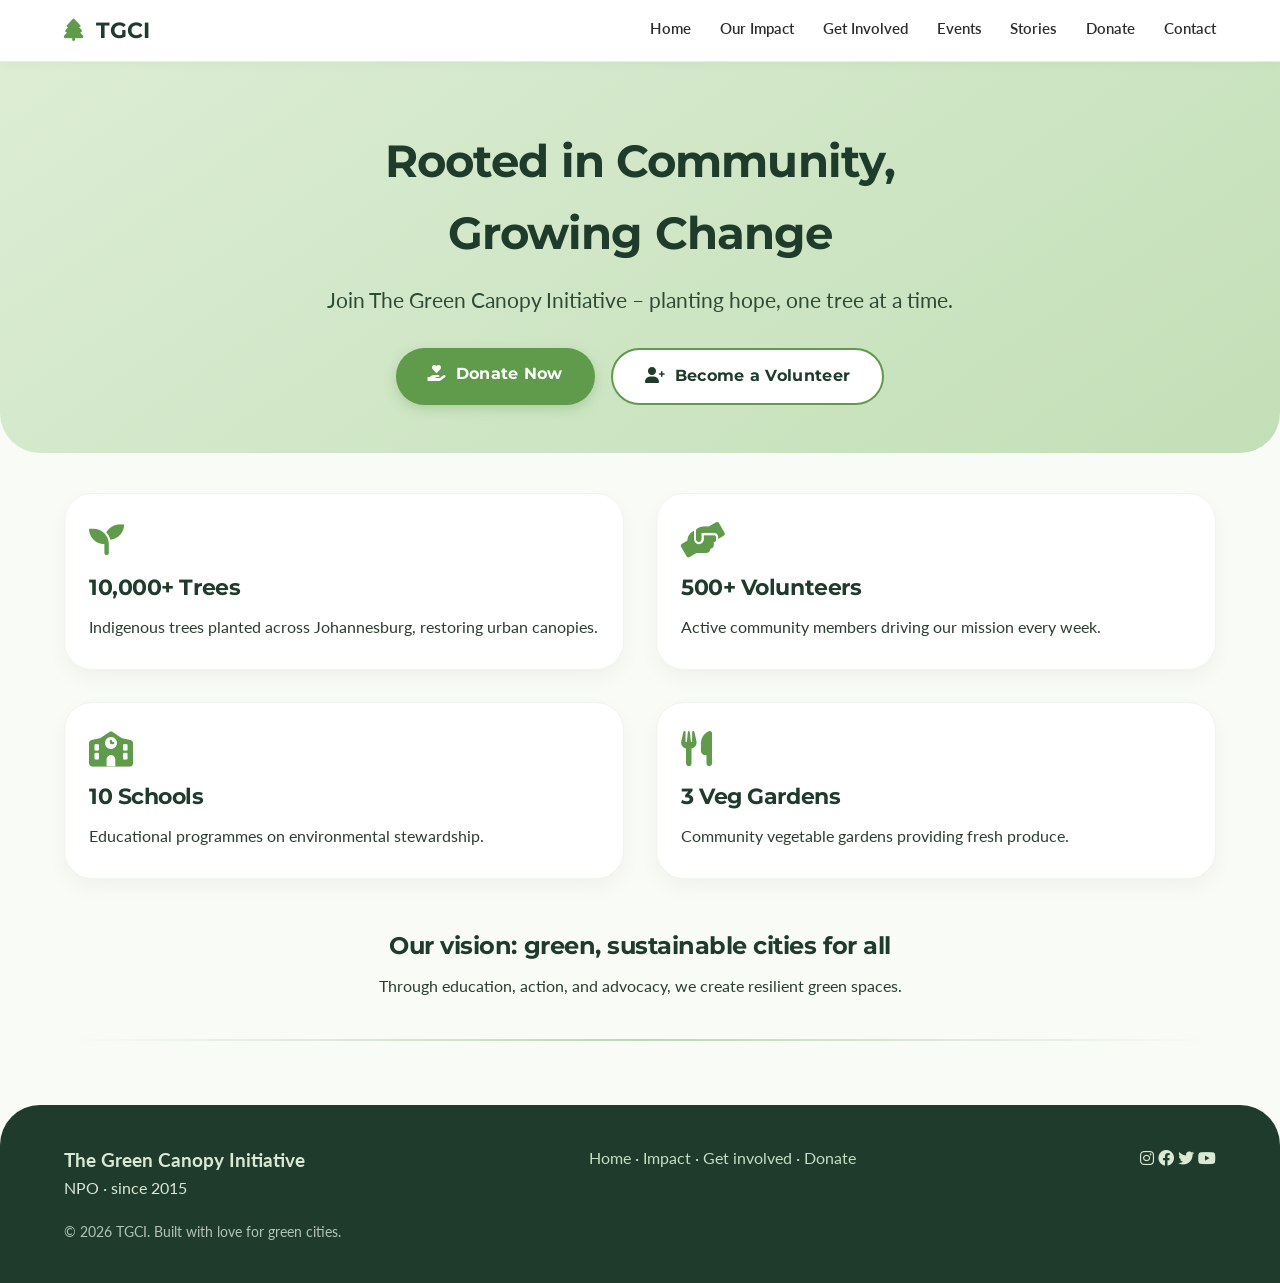
<file: Research/index.html>
<!-- index.html -->
<!DOCTYPE html>
<html lang="en">
<head>
  <meta charset="UTF-8" />
  <meta name="viewport" content="width=device-width, initial-scale=1.0" />
  <title>Home | The Green Canopy Initiative</title>
  <link rel="preconnect" href="https://fonts.googleapis.com">
  <link rel="preconnect" href="https://fonts.gstatic.com" crossorigin>
  <link href="https://fonts.googleapis.com/css2?family=Montserrat:wght@600;700&family=Lato:wght@300;400;700&display=swap" rel="stylesheet">
  <link rel="stylesheet" href="https://cdnjs.cloudflare.com/ajax/libs/font-awesome/6.0.0-beta3/css/all.min.css">
  <style>
    /* shared base styles */
    * { margin:0; padding:0; box-sizing:border-box; }
    body { font-family:'Lato',sans-serif; background:#f9fbf7; color:#2c3e2f; line-height:1.6; }
    h1,h2,h3,h4 { font-family:'Montserrat',sans-serif; font-weight:700; letter-spacing:-0.02em; }
    a { text-decoration:none; color:inherit; }
    .container { max-width:1200px; margin:0 auto; padding:0 1.5rem; }
    :root { --forest:#1e3b2c; --leaf:#5f9b4b; --white:#ffffff; --charcoal:#2d2d2d; --light-bg:#f0f5ee; --shadow:0 8px 20px rgba(0,0,0,0.04); }
    .btn-primary, .btn-secondary { display:inline-block; padding:0.85rem 2rem; border-radius:60px; font-weight:700; font-size:1rem; transition:0.2s ease; border:none; cursor:pointer; font-family:'Montserrat',sans-serif; letter-spacing:0.3px; }
    .btn-primary { background:var(--leaf); color:white; box-shadow:0 4px 12px rgba(95,155,75,0.3); }
    .btn-primary:hover { background:#4d8a3b; transform:translateY(-2px); }
    .btn-secondary { background:white; color:var(--forest); border:2px solid var(--leaf); }
    .btn-secondary:hover { background:var(--leaf); color:white; }
    nav { background:var(--white); box-shadow:0 2px 12px rgba(0,0,0,0.03); position:sticky; top:0; z-index:100; border-bottom:1px solid #e6ede4; }
    .nav-inner { display:flex; justify-content:space-between; align-items:center; padding:0.8rem 1.5rem; max-width:1200px; margin:0 auto; flex-wrap:wrap; }
    .logo { font-family:'Montserrat',sans-serif; font-weight:700; font-size:1.4rem; color:var(--forest); }
    .logo i { color:var(--leaf); margin-right:6px; }
    .nav-links { display:flex; gap:1.8rem; flex-wrap:wrap; font-weight:600; font-size:0.95rem; }
    .nav-links a { color:var(--charcoal); transition:0.15s; border-bottom:2px solid transparent; padding-bottom:4px; }
    .nav-links a:hover { color:var(--leaf); border-bottom-color:var(--leaf); }
    .nav-toggle { display:none; font-size:1.6rem; background:none; border:none; color:var(--forest); cursor:pointer; }
    .page-hero { background:linear-gradient(145deg,#e8f3e3,#d4e8cd); padding:4rem 1.5rem 3rem; text-align:center; margin-bottom:2.5rem; border-radius:0 0 40px 40px; }
    .page-hero h1 { font-size:2.8rem; color:var(--forest); }
    .page-hero p { font-size:1.2rem; max-width:720px; margin:0.8rem auto 0; color:#2d4a34; }
    .grid-2 { display:grid; grid-template-columns:repeat(2,1fr); gap:2rem; }
    .card { background:white; border-radius:28px; padding:1.8rem 1.5rem; box-shadow:var(--shadow); transition:0.2s; border:1px solid #eef5ec; }
    .card:hover { transform:translateY(-5px); box-shadow:0 16px 32px rgba(0,0,0,0.06); }
    .card i { font-size:2.2rem; color:var(--leaf); margin-bottom:0.8rem; }
    .card h3 { font-size:1.4rem; margin-bottom:0.5rem; color:var(--forest); }
    .flex-center { display:flex; justify-content:center; gap:1rem; flex-wrap:wrap; }
    .mt-2 { margin-top:2rem; }
    .separator { height:2px; background:linear-gradient(to right,transparent,#bcd8b2,transparent); margin:2.5rem 0; }
    .text-center { text-align:center; }
    footer { background:var(--forest); color:#dae8d4; padding:2.5rem 1.5rem; margin-top:4rem; border-radius:40px 40px 0 0; }
    footer a { color:#c6dec0; }
    footer a:hover { color:white; }
    @media (max-width:768px) {
      .nav-links { display:none; width:100%; flex-direction:column; gap:0.5rem; padding-top:1rem; border-top:1px solid #e6ede4; }
      .nav-links.open { display:flex; }
      .nav-toggle { display:block; }
      .grid-2 { grid-template-columns:1fr; }
      .page-hero h1 { font-size:2.2rem; }
      .btn-primary, .btn-secondary { padding:0.7rem 1.6rem; font-size:0.95rem; }
    }
    @media (min-width:769px) { .nav-links { display:flex !important; } .nav-toggle { display:none; } }
    .icon-left { margin-right:0.6rem; }
  </style>
</head>
<body>
<nav>
  <div class="nav-inner">
    <div class="logo"><i class="fas fa-tree"></i> TGCI</div>
    <button class="nav-toggle" id="navToggle" aria-label="Menu"><i class="fas fa-bars"></i></button>
    <div class="nav-links" id="navLinks">
      <a href="index.html">Home</a>
      <a href="impact.html">Our Impact</a>
      <a href="involved.html">Get Involved</a>
      <a href="events.html">Events</a>
      <a href="stories.html">Stories</a>
      <a href="donate.html">Donate</a>
      <a href="contact.html">Contact</a>
    </div>
  </div>
</nav>

<section id="home">
  <div class="page-hero" style="background:linear-gradient(145deg,#dcedd4,#c3dfb7);">
    <div class="container">
      <h1>Rooted in Community, <br>Growing Change</h1>
      <p style="font-size:1.3rem;">Join The Green Canopy Initiative – planting hope, one tree at a time.</p>
      <div class="flex-center mt-2">
        <a href="donate.html" class="btn-primary"><i class="fas fa-hand-holding-heart icon-left"></i>Donate Now</a>
        <a href="involved.html" class="btn-secondary"><i class="fas fa-user-plus icon-left"></i>Become a Volunteer</a>
      </div>
    </div>
  </div>
  <div class="container">
    <div class="grid-2" style="margin:2rem 0 3rem;">
      <div class="card"><i class="fas fa-seedling"></i><h3>10,000+ Trees</h3><p>Indigenous trees planted across Johannesburg, restoring urban canopies.</p></div>
      <div class="card"><i class="fas fa-hands-helping"></i><h3>500+ Volunteers</h3><p>Active community members driving our mission every week.</p></div>
      <div class="card"><i class="fas fa-school"></i><h3>10 Schools</h3><p>Educational programmes on environmental stewardship.</p></div>
      <div class="card"><i class="fas fa-utensils"></i><h3>3 Veg Gardens</h3><p>Community vegetable gardens providing fresh produce.</p></div>
    </div>
    <div class="text-center" style="margin:2rem 0;">
      <h2 style="color:var(--forest);">Our vision: green, sustainable cities for all</h2>
      <p style="max-width:600px; margin:0.5rem auto;">Through education, action, and advocacy, we create resilient green spaces.</p>
    </div>
    <div class="separator"></div>
  </div>
</section>

<footer>
  <div class="container" style="display:flex; flex-wrap:wrap; justify-content:space-between; gap:1.5rem;">
    <div><span style="font-weight:700; font-size:1.2rem;">The Green Canopy Initiative</span><br>NPO · since 2015</div>
    <div><a href="index.html">Home</a> · <a href="impact.html">Impact</a> · <a href="involved.html">Get involved</a> · <a href="donate.html">Donate</a></div>
    <div><i class="fab fa-instagram"></i> <i class="fab fa-facebook"></i> <i class="fab fa-twitter"></i> <i class="fab fa-youtube"></i></div>
  </div>
  <div class="container" style="margin-top:1.2rem; font-size:0.9rem; opacity:0.8;">&copy; 2026 TGCI. Built with love for green cities.</div>
</footer>
<script>
  (function(){ const toggle=document.getElementById('navToggle'); const links=document.getElementById('navLinks'); if(toggle&&links){ toggle.addEventListener('click',function(e){ e.stopPropagation(); links.classList.toggle('open'); }); links.querySelectorAll('a').forEach(link=>{ link.addEventListener('click',function(){ links.classList.remove('open'); }); }); } })();
</script>
</body>
</html>
</file>
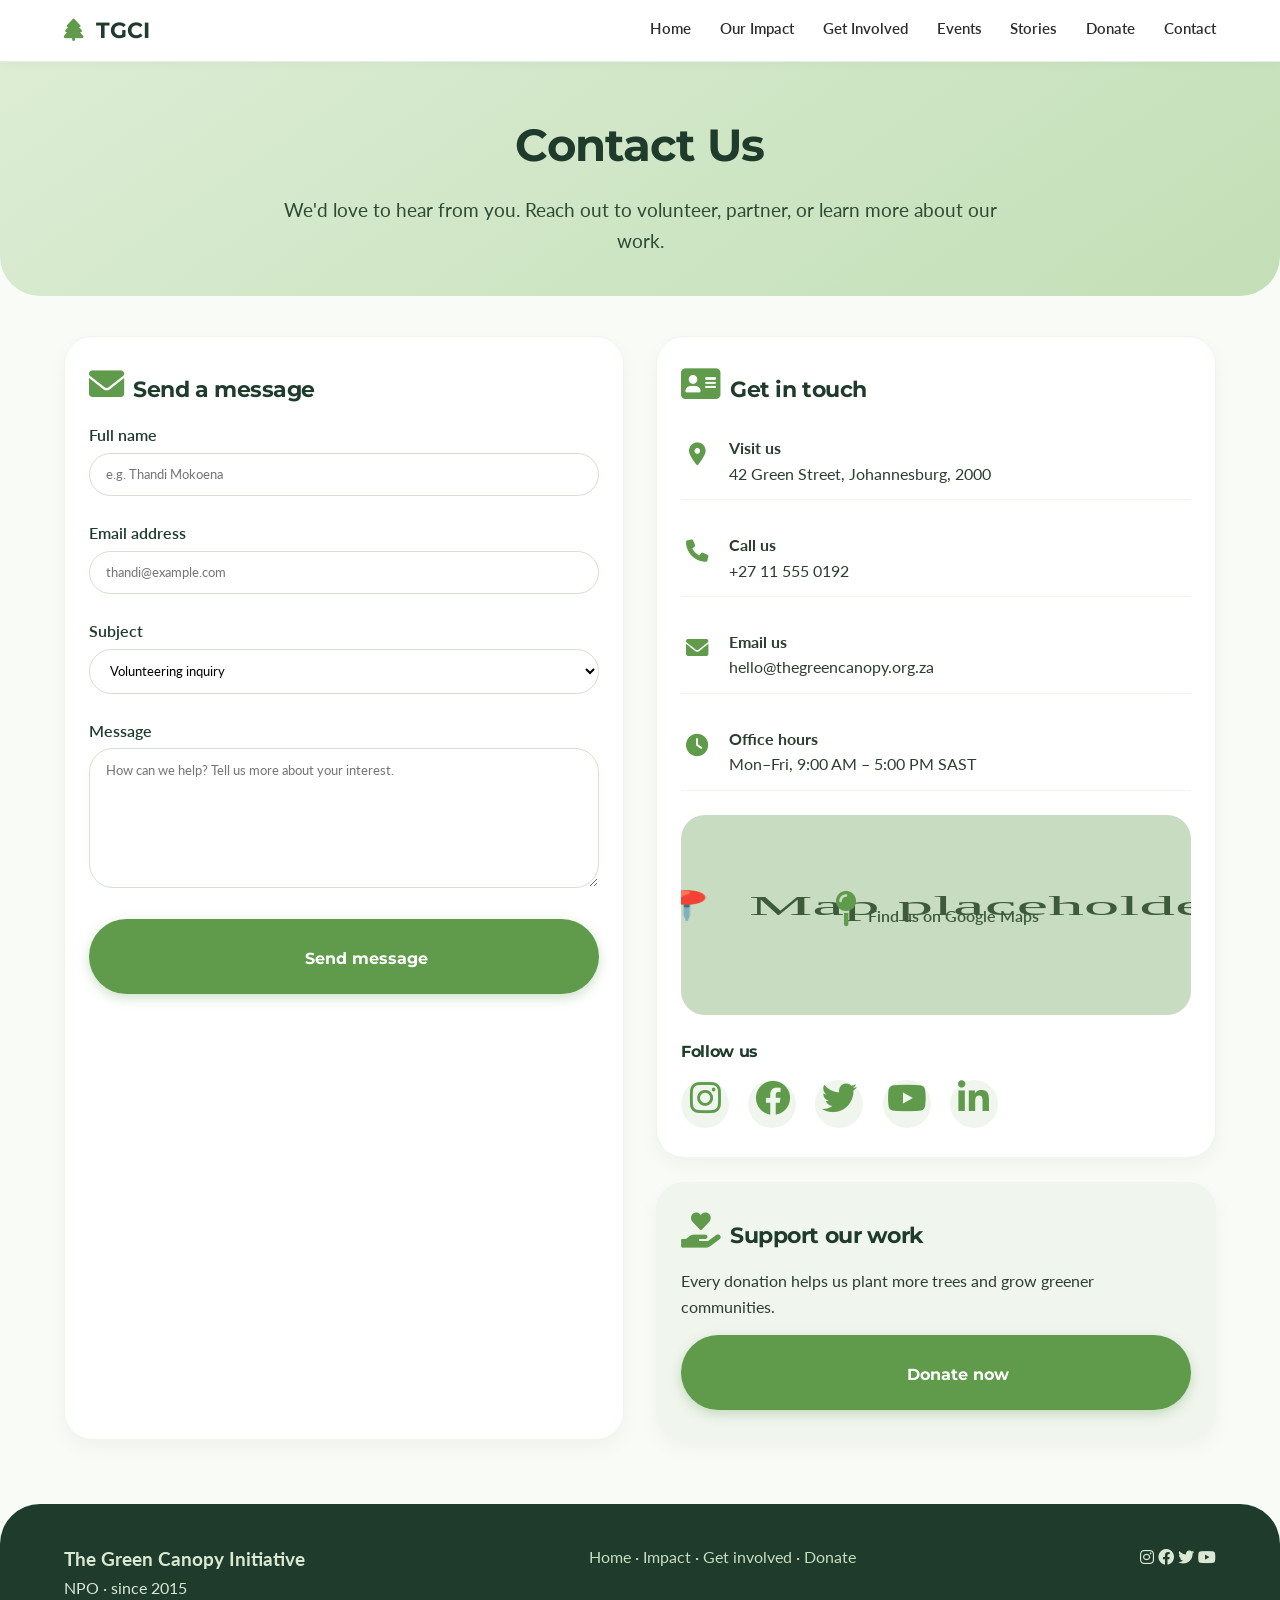
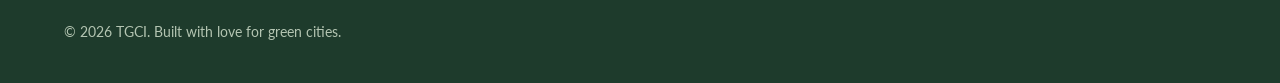
<file: Research/contact.html>
<!-- contact.html -->
<!DOCTYPE html>
<html lang="en">
<head>
  <meta charset="UTF-8" />
  <meta name="viewport" content="width=device-width, initial-scale=1.0" />
  <title>Contact Us | The Green Canopy Initiative</title>
  <link rel="preconnect" href="https://fonts.googleapis.com">
  <link rel="preconnect" href="https://fonts.gstatic.com" crossorigin>
  <link href="https://fonts.googleapis.com/css2?family=Montserrat:wght@600;700&family=Lato:wght@300;400;700&display=swap" rel="stylesheet">
  <link rel="stylesheet" href="https://cdnjs.cloudflare.com/ajax/libs/font-awesome/6.0.0-beta3/css/all.min.css">
  <style>
    * { margin:0; padding:0; box-sizing:border-box; }
    body { font-family:'Lato',sans-serif; background:#f9fbf7; color:#2c3e2f; line-height:1.6; }
    h1,h2,h3,h4 { font-family:'Montserrat',sans-serif; font-weight:700; letter-spacing:-0.02em; }
    a { text-decoration:none; color:inherit; }
    .container { max-width:1200px; margin:0 auto; padding:0 1.5rem; }
    :root { --forest:#1e3b2c; --leaf:#5f9b4b; --white:#ffffff; --charcoal:#2d2d2d; --light-bg:#f0f5ee; --shadow:0 8px 20px rgba(0,0,0,0.04); }
    .btn-primary { display:inline-block; padding:0.85rem 2rem; border-radius:60px; font-weight:700; font-size:1rem; transition:0.2s ease; border:none; cursor:pointer; font-family:'Montserrat',sans-serif; background:var(--leaf); color:white; box-shadow:0 4px 12px rgba(95,155,75,0.3); }
    .btn-primary:hover { background:#4d8a3b; transform:translateY(-2px); }
    nav { background:var(--white); box-shadow:0 2px 12px rgba(0,0,0,0.03); position:sticky; top:0; z-index:100; border-bottom:1px solid #e6ede4; }
    .nav-inner { display:flex; justify-content:space-between; align-items:center; padding:0.8rem 1.5rem; max-width:1200px; margin:0 auto; flex-wrap:wrap; }
    .logo { font-family:'Montserrat',sans-serif; font-weight:700; font-size:1.4rem; color:var(--forest); }
    .logo i { color:var(--leaf); margin-right:6px; }
    .nav-links { display:flex; gap:1.8rem; flex-wrap:wrap; font-weight:600; font-size:0.95rem; }
    .nav-links a { color:var(--charcoal); transition:0.15s; border-bottom:2px solid transparent; padding-bottom:4px; }
    .nav-links a:hover { color:var(--leaf); border-bottom-color:var(--leaf); }
    .nav-toggle { display:none; font-size:1.6rem; background:none; border:none; color:var(--forest); cursor:pointer; }
    .page-hero { background:linear-gradient(145deg,#e8f3e3,#d4e8cd); padding:3rem 1.5rem 2.5rem; text-align:center; margin-bottom:2.5rem; border-radius:0 0 40px 40px; }
    .page-hero h1 { font-size:2.8rem; color:var(--forest); }
    .page-hero p { font-size:1.2rem; max-width:720px; margin:0.8rem auto 0; color:#2d4a34; }
    .grid-2 { display:grid; grid-template-columns:repeat(2,1fr); gap:2rem; }
    .card { background:white; border-radius:28px; padding:1.8rem 1.5rem; box-shadow:var(--shadow); transition:0.2s; border:1px solid #eef5ec; }
    .card:hover { transform:translateY(-5px); box-shadow:0 16px 32px rgba(0,0,0,0.06); }
    .card i { font-size:2.2rem; color:var(--leaf); margin-bottom:0.8rem; }
    .card h3 { font-size:1.4rem; margin-bottom:0.5rem; color:var(--forest); }
    .form-group { margin-bottom:1.5rem; }
    .form-group label { display:block; font-weight:600; margin-bottom:0.3rem; color:var(--forest); }
    .form-group input, .form-group textarea, .form-group select { width:100%; padding:0.8rem 1rem; border:1px solid #d4e0d0; border-radius:40px; font-family:'Lato',sans-serif; background:white; transition:0.15s; }
    .form-group input:focus, .form-group textarea:focus { outline:none; border-color:var(--leaf); box-shadow:0 0 0 3px rgba(95,155,75,0.15); }
    .form-group textarea { min-height:140px; border-radius:24px; }
    .contact-info { display:flex; flex-direction:column; gap:1.2rem; }
    .contact-info .info-item { display:flex; align-items:center; gap:1rem; padding:0.8rem 0; border-bottom:1px solid #eef5ec; }
    .contact-info .info-item i { font-size:1.4rem; color:var(--leaf); width:2rem; text-align:center; }
    .map-placeholder { background:#d4e0d0; height:200px; border-radius:24px; display:flex; align-items:center; justify-content:center; color:#3d5a3a; font-weight:600; margin-top:1.5rem; background-image: url('data:image/svg+xml;utf8,<svg xmlns="http://www.w3.org/2000/svg" viewBox="0 0 100 100" preserveAspectRatio="none"><polygon points="0,0 100,0 100,100 0,100" fill="%23c8dcc2"/><text x="50" y="50" font-size="14" text-anchor="middle" fill="%233d5a3a" font-family="Lato">📍 Map placeholder</text></svg>'); background-size:cover; background-position:center; }
    .social-links { display:flex; gap:1.2rem; margin-top:1rem; }
    .social-links a { display:inline-flex; align-items:center; justify-content:center; width:48px; height:48px; border-radius:50%; background:var(--light-bg); color:var(--forest); transition:0.2s; font-size:1.4rem; }
    .social-links a:hover { background:var(--leaf); color:white; }
    footer { background:var(--forest); color:#dae8d4; padding:2.5rem 1.5rem; margin-top:4rem; border-radius:40px 40px 0 0; }
    footer a { color:#c6dec0; }
    footer a:hover { color:white; }
    .icon-left { margin-right:0.6rem; }
    @media (max-width:768px) {
      .nav-links { display:none; width:100%; flex-direction:column; gap:0.5rem; padding-top:1rem; border-top:1px solid #e6ede4; }
      .nav-links.open { display:flex; }
      .nav-toggle { display:block; }
      .grid-2 { grid-template-columns:1fr; }
      .page-hero h1 { font-size:2.2rem; }
    }
    @media (min-width:769px) { .nav-links { display:flex !important; } .nav-toggle { display:none; } }
  </style>
</head>
<body>
<nav>
  <div class="nav-inner">
    <div class="logo"><i class="fas fa-tree"></i> TGCI</div>
    <button class="nav-toggle" id="navToggle" aria-label="Menu"><i class="fas fa-bars"></i></button>
    <div class="nav-links" id="navLinks">
      <a href="index.html">Home</a>
      <a href="impact.html">Our Impact</a>
      <a href="involved.html">Get Involved</a>
      <a href="events.html">Events</a>
      <a href="stories.html">Stories</a>
      <a href="donate.html">Donate</a>
      <a href="contact.html">Contact</a>
    </div>
  </div>
</nav>

<section id="contact">
  <div class="page-hero" style="background:linear-gradient(145deg,#dcedd4,#c3dfb7);">
    <div class="container">
      <h1>Contact Us</h1>
      <p>We'd love to hear from you. Reach out to volunteer, partner, or learn more about our work.</p>
    </div>
  </div>
  <div class="container">
    <div class="grid-2">
      <!-- Contact Form -->
      <div class="card">
        <h3><i class="fas fa-envelope icon-left"></i>Send a message</h3>
        <form>
          <div class="form-group">
            <label for="name">Full name</label>
            <input type="text" id="name" placeholder="e.g. Thandi Mokoena">
          </div>
          <div class="form-group">
            <label for="email">Email address</label>
            <input type="email" id="email" placeholder="thandi@example.com">
          </div>
          <div class="form-group">
            <label for="subject">Subject</label>
            <select id="subject">
              <option>Volunteering inquiry</option>
              <option>Partnership opportunity</option>
              <option>Sponsorship</option>
              <option>Event participation</option>
              <option>General question</option>
            </select>
          </div>
          <div class="form-group">
            <label for="message">Message</label>
            <textarea id="message" placeholder="How can we help? Tell us more about your interest."></textarea>
          </div>
          <button type="submit" class="btn-primary" style="width:100%;"><i class="fas fa-paper-plane icon-left"></i>Send message</button>
        </form>
      </div>

      <!-- Contact Info & Map -->
      <div>
        <div class="card">
          <h3><i class="fas fa-address-card icon-left"></i>Get in touch</h3>
          <div class="contact-info">
            <div class="info-item">
              <i class="fas fa-location-dot"></i>
              <div><strong>Visit us</strong><br>42 Green Street, Johannesburg, 2000</div>
            </div>
            <div class="info-item">
              <i class="fas fa-phone"></i>
              <div><strong>Call us</strong><br>+27 11 555 0192</div>
            </div>
            <div class="info-item">
              <i class="fas fa-envelope"></i>
              <div><strong>Email us</strong><br>hello@thegreencanopy.org.za</div>
            </div>
            <div class="info-item">
              <i class="fas fa-clock"></i>
              <div><strong>Office hours</strong><br>Mon–Fri, 9:00 AM – 5:00 PM SAST</div>
            </div>
          </div>

          <div class="map-placeholder">
            <span><i class="fas fa-map-pin" style="margin-right:0.5rem;"></i> Find us on Google Maps</span>
          </div>

          <div style="margin-top:1.5rem;">
            <h4 style="margin-bottom:0.5rem; color:var(--forest);">Follow us</h4>
            <div class="social-links">
              <a href="#" aria-label="Instagram"><i class="fab fa-instagram"></i></a>
              <a href="#" aria-label="Facebook"><i class="fab fa-facebook"></i></a>
              <a href="#" aria-label="Twitter"><i class="fab fa-twitter"></i></a>
              <a href="#" aria-label="YouTube"><i class="fab fa-youtube"></i></a>
              <a href="#" aria-label="LinkedIn"><i class="fab fa-linkedin-in"></i></a>
            </div>
          </div>
        </div>

        <!-- Quick links / CTA -->
        <div class="card" style="margin-top:1.5rem; background:var(--light-bg); border-color:transparent;">
          <h3><i class="fas fa-hand-holding-heart icon-left"></i>Support our work</h3>
          <p style="margin-bottom:1rem;">Every donation helps us plant more trees and grow greener communities.</p>
          <a href="donate.html" class="btn-primary" style="width:100%; text-align:center;"><i class="fas fa-heart icon-left"></i>Donate now</a>
        </div>
      </div>
    </div>
  </div>
</section>

<footer>
  <div class="container" style="display:flex; flex-wrap:wrap; justify-content:space-between; gap:1.5rem;">
    <div><span style="font-weight:700; font-size:1.2rem;">The Green Canopy Initiative</span><br>NPO · since 2015</div>
    <div><a href="index.html">Home</a> · <a href="impact.html">Impact</a> · <a href="involved.html">Get involved</a> · <a href="donate.html">Donate</a></div>
    <div><i class="fab fa-instagram"></i> <i class="fab fa-facebook"></i> <i class="fab fa-twitter"></i> <i class="fab fa-youtube"></i></div>
  </div>
  <div class="container" style="margin-top:1.2rem; font-size:0.9rem; opacity:0.8;">&copy; 2026 TGCI. Built with love for green cities.</div>
</footer>
<script>
  (function(){ const toggle=document.getElementById('navToggle'); const links=document.getElementById('navLinks'); if(toggle&&links){ toggle.addEventListener('click',function(e){ e.stopPropagation(); links.classList.toggle('open'); }); links.querySelectorAll('a').forEach(link=>{ link.addEventListener('click',function(){ links.classList.remove('open'); }); }); } })();
</script>
</body>
</html>
</file>
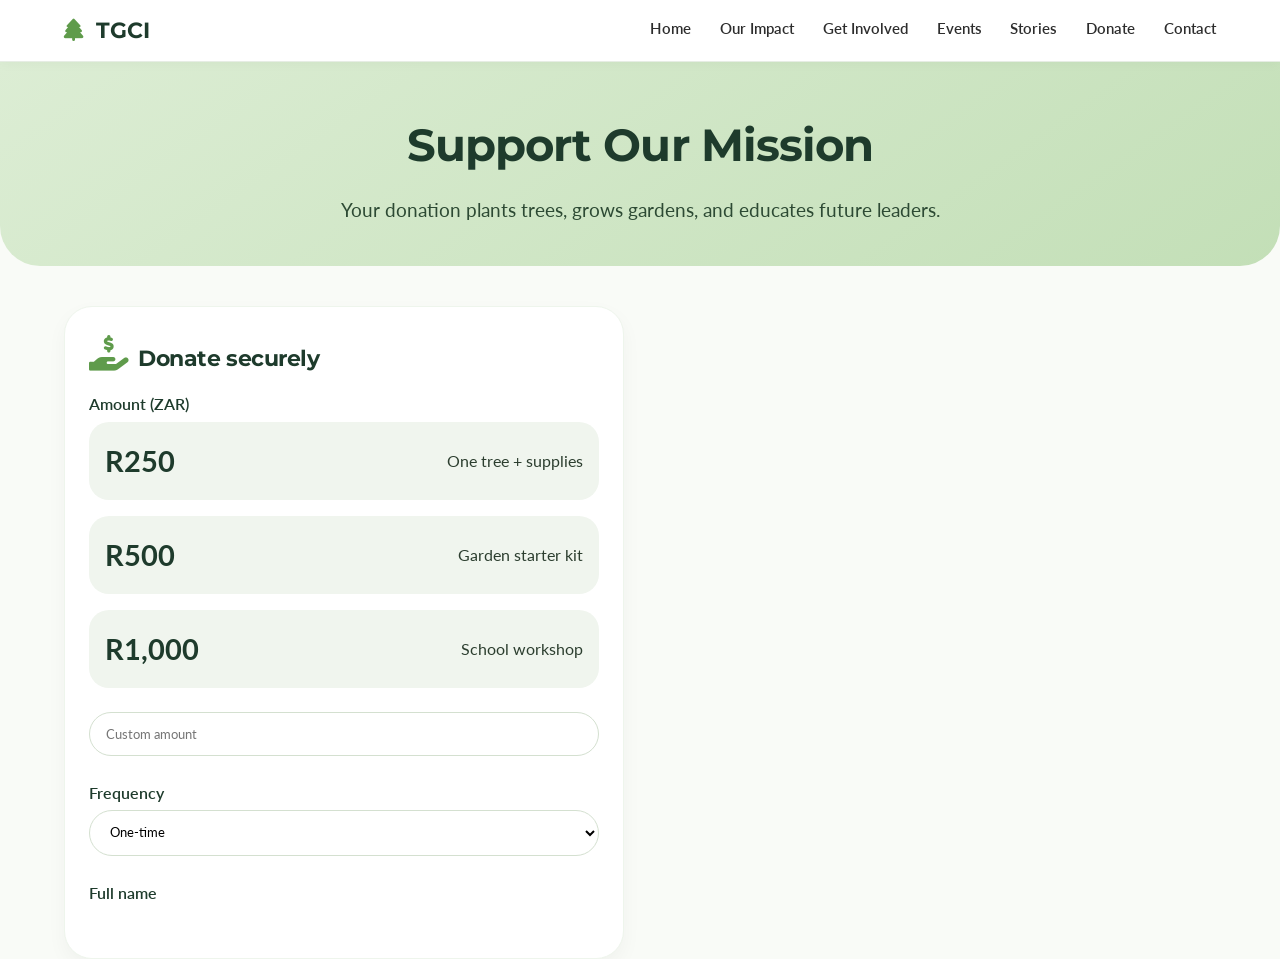
<file: Research/donate.html>
<!-- donate.html -->
<!DOCTYPE html>
<html lang="en">
<head>
  <meta charset="UTF-8" />
  <meta name="viewport" content="width=device-width, initial-scale=1.0" />
  <title>Donate | The Green Canopy Initiative</title>
  <link rel="preconnect" href="https://fonts.googleapis.com">
  <link rel="preconnect" href="https://fonts.gstatic.com" crossorigin>
  <link href="https://fonts.googleapis.com/css2?family=Montserrat:wght@600;700&family=Lato:wght@300;400;700&display=swap" rel="stylesheet">
  <link rel="stylesheet" href="https://cdnjs.cloudflare.com/ajax/libs/font-awesome/6.0.0-beta3/css/all.min.css">
  <style>
    * { margin:0; padding:0; box-sizing:border-box; }
    body { font-family:'Lato',sans-serif; background:#f9fbf7; color:#2c3e2f; line-height:1.6; }
    h1,h2,h3,h4 { font-family:'Montserrat',sans-serif; font-weight:700; letter-spacing:-0.02em; }
    a { text-decoration:none; color:inherit; }
    .container { max-width:1200px; margin:0 auto; padding:0 1.5rem; }
    :root { --forest:#1e3b2c; --leaf:#5f9b4b; --white:#ffffff; --charcoal:#2d2d2d; --light-bg:#f0f5ee; --shadow:0 8px 20px rgba(0,0,0,0.04); }
    .btn-primary { display:inline-block; padding:0.85rem 2rem; border-radius:60px; font-weight:700; font-size:1rem; transition:0.2s ease; border:none; cursor:pointer; font-family:'Montserrat',sans-serif; background:var(--leaf); color:white; box-shadow:0 4px 12px rgba(95,155,75,0.3); }
    .btn-primary:hover { background:#4d8a3b; transform:translateY(-2px); }
    nav { background:var(--white); box-shadow:0 2px 12px rgba(0,0,0,0.03); position:sticky; top:0; z-index:100; border-bottom:1px solid #e6ede4; }
    .nav-inner { display:flex; justify-content:space-between; align-items:center; padding:0.8rem 1.5rem; max-width:1200px; margin:0 auto; flex-wrap:wrap; }
    .logo { font-family:'Montserrat',sans-serif; font-weight:700; font-size:1.4rem; color:var(--forest); }
    .logo i { color:var(--leaf); margin-right:6px; }
    .nav-links { display:flex; gap:1.8rem; flex-wrap:wrap; font-weight:600; font-size:0.95rem; }
    .nav-links a { color:var(--charcoal); transition:0.15s; border-bottom:2px solid transparent; padding-bottom:4px; }
    .nav-links a:hover { color:var(--leaf); border-bottom-color:var(--leaf); }
    .nav-toggle { display:none; font-size:1.6rem; background:none; border:none; color:var(--forest); cursor:pointer; }
    .page-hero { background:linear-gradient(145deg,#e8f3e3,#d4e8cd); padding:3rem 1.5rem 2.5rem; text-align:center; margin-bottom:2.5rem; border-radius:0 0 40px 40px; }
    .page-hero h1 { font-size:2.8rem; color:var(--forest); }
    .page-hero p { font-size:1.2rem; max-width:720px; margin:0.8rem auto 0; color:#2d4a34; }
    .grid-2 { display:grid; grid-template-columns:repeat(2,1fr); gap:2rem; }
    .card { background:white; border-radius:28px; padding:1.8rem 1.5rem; box-shadow:var(--shadow); transition:0.2s; border:1px solid #eef5ec; }
    .card:hover { transform:translateY(-5px); box-shadow:0 16px 32px rgba(0,0,0,0.06); }
    .card i { font-size:2.2rem; color:var(--leaf); margin-bottom:0.8rem; }
    .card h3 { font-size:1.4rem; margin-bottom:0.5rem; color:var(--forest); }
    .form-group { margin-bottom:1.5rem; }
    .form-group label { display:block; font-weight:600; margin-bottom:0.3rem; color:var(--forest); }
    .form-group input, .form-group textarea, .form-group select { width:100%; padding:0.8rem 1rem; border:1px solid #d4e0d0; border-radius:40px; font-family:'Lato',sans-serif; background:white; transition:0.15s; }
    .form-group input:focus, .form-group textarea:focus { outline:none; border-color:var(--leaf); box-shadow:0 0 0 3px rgba(95,155,75,0.15); }
    .donate-option { background:var(--light-bg); border-radius:20px; padding:1rem; margin-bottom:1rem; display:flex; justify-content:space-between; align-items:center; flex-wrap:wrap; }
    .donate-option .amount { font-size:1.8rem; font-weight:700; color:var(--forest); }
    footer { background:var(--forest); color:#dae8d4; padding:2.5rem 1.5rem; margin-top:4rem; border-radius:40px 40px 0 0; }
    footer a { color:#c6dec0; }
    footer a:hover { color:white; }
    .icon-left { margin-right:0.6rem; }
    .check-list i { color:var(--leaf); margin-right:0.8rem; }
    @media (max-width:768px) {
      .nav-links { display:none; width:100%; flex-direction:column; gap:0.5rem; padding-top:1rem; border-top:1px solid #e6ede4; }
      .nav-links.open { display:flex; }
      .nav-toggle { display:block; }
      .grid-2 { grid-template-columns:1fr; }
      .page-hero h1 { font-size:2.2rem; }
    }
    @media (min-width:769px) { .nav-links { display:flex !important; } .nav-toggle { display:none; } }
  </style>
</head>
<body>
<nav>
  <div class="nav-inner">
    <div class="logo"><i class="fas fa-tree"></i> TGCI</div>
    <button class="nav-toggle" id="navToggle" aria-label="Menu"><i class="fas fa-bars"></i></button>
    <div class="nav-links" id="navLinks">
      <a href="index.html">Home</a>
      <a href="impact.html">Our Impact</a>
      <a href="involved.html">Get Involved</a>
      <a href="events.html">Events</a>
      <a href="stories.html">Stories</a>
      <a href="donate.html">Donate</a>
      <a href="contact.html">Contact</a>
    </div>
  </div>
</nav>

<section id="donate">
  <div class="page-hero" style="background:linear-gradient(145deg,#dcedd4,#c3dfb7);">
    <div class="container">
      <h1>Support Our Mission</h1>
      <p>Your donation plants trees, grows gardens, and educates future leaders.</p>
    </div>
  </div>
  <div class="container">
    <div class="grid-2">
      <div>
        <div class="card">
          <h3><i class="fas fa-hand-holding-usd icon-left"></i>Donate securely</h3>
          <form>
            <div class="form-group"><label>Amount (ZAR)</label>
              <div class="donate-option"><span class="amount">R250</span><span>One tree + supplies</span></div>
              <div class="donate-option"><span class="amount">R500</span><span>Garden starter kit</span></div>
              <div class="donate-option"><span class="amount">R1,000</span><span>School workshop</span></div>
              <input type="number" placeholder="Custom amount" style="width:100%; padding:0.8rem 1rem; border:1px solid #d4e0d0; border-radius:40px; font-family:'Lato',sans-serif; margin-top:0.5rem;">
            </div>
            <div class="form-group"><label>Frequency</label>
              <select><option>One-time</option><option>Monthly (recurring)</option></select>
            </div>
            <div class="form-group"><label>Full name</label><input type="text"
</file>
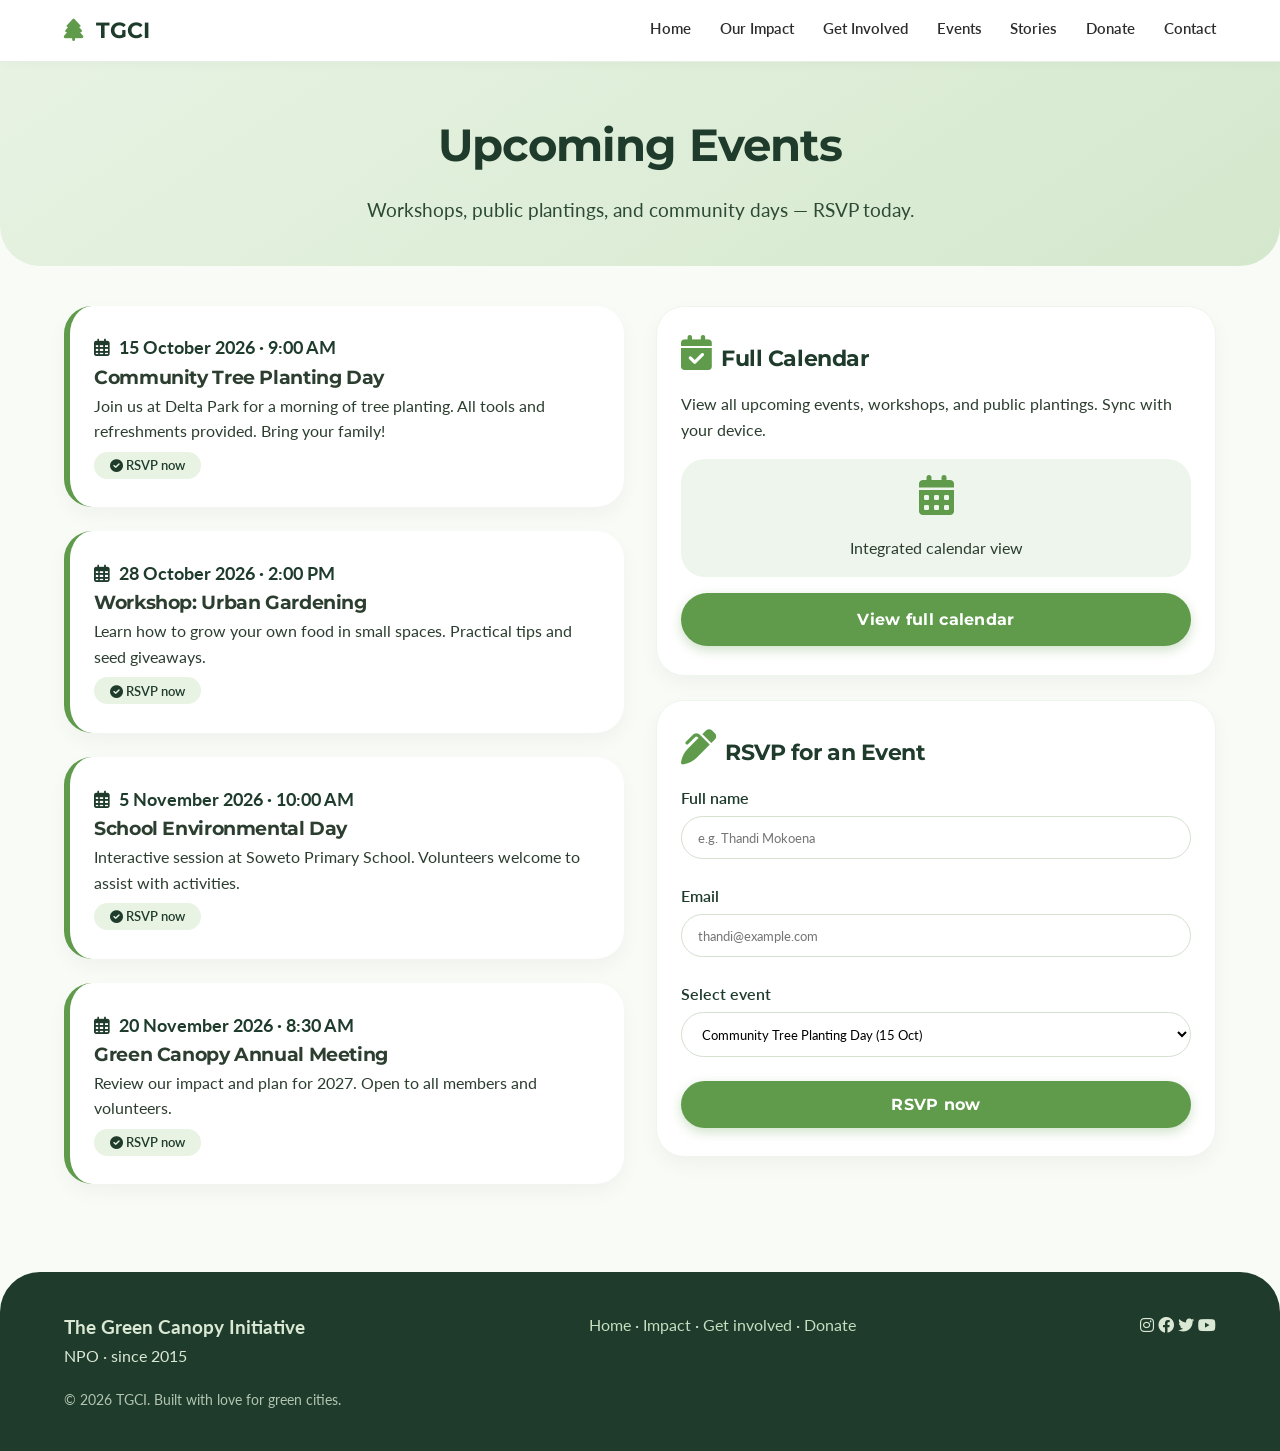
<file: Research/events.html>
<!-- events.html -->
<!DOCTYPE html>
<html lang="en">
<head>
  <meta charset="UTF-8" />
  <meta name="viewport" content="width=device-width, initial-scale=1.0" />
  <title>Events | The Green Canopy Initiative</title>
  <link rel="preconnect" href="https://fonts.googleapis.com">
  <link rel="preconnect" href="https://fonts.gstatic.com" crossorigin>
  <link href="https://fonts.googleapis.com/css2?family=Montserrat:wght@600;700&family=Lato:wght@300;400;700&display=swap" rel="stylesheet">
  <link rel="stylesheet" href="https://cdnjs.cloudflare.com/ajax/libs/font-awesome/6.0.0-beta3/css/all.min.css">
  <style>
    * { margin:0; padding:0; box-sizing:border-box; }
    body { font-family:'Lato',sans-serif; background:#f9fbf7; color:#2c3e2f; line-height:1.6; }
    h1,h2,h3,h4 { font-family:'Montserrat',sans-serif; font-weight:700; letter-spacing:-0.02em; }
    a { text-decoration:none; color:inherit; }
    .container { max-width:1200px; margin:0 auto; padding:0 1.5rem; }
    :root { --forest:#1e3b2c; --leaf:#5f9b4b; --white:#ffffff; --charcoal:#2d2d2d; --light-bg:#f0f5ee; --shadow:0 8px 20px rgba(0,0,0,0.04); }
    .btn-primary, .btn-secondary { display:inline-block; padding:0.85rem 2rem; border-radius:60px; font-weight:700; font-size:1rem; transition:0.2s ease; border:none; cursor:pointer; font-family:'Montserrat',sans-serif; letter-spacing:0.3px; }
    .btn-primary { background:var(--leaf); color:white; box-shadow:0 4px 12px rgba(95,155,75,0.3); }
    .btn-primary:hover { background:#4d8a3b; transform:translateY(-2px); }
    .btn-secondary { background:white; color:var(--forest); border:2px solid var(--leaf); }
    .btn-secondary:hover { background:var(--leaf); color:white; }
    nav { background:var(--white); box-shadow:0 2px 12px rgba(0,0,0,0.03); position:sticky; top:0; z-index:100; border-bottom:1px solid #e6ede4; }
    .nav-inner { display:flex; justify-content:space-between; align-items:center; padding:0.8rem 1.5rem; max-width:1200px; margin:0 auto; flex-wrap:wrap; }
    .logo { font-family:'Montserrat',sans-serif; font-weight:700; font-size:1.4rem; color:var(--forest); }
    .logo i { color:var(--leaf); margin-right:6px; }
    .nav-links { display:flex; gap:1.8rem; flex-wrap:wrap; font-weight:600; font-size:0.95rem; }
    .nav-links a { color:var(--charcoal); transition:0.15s; border-bottom:2px solid transparent; padding-bottom:4px; }
    .nav-links a:hover { color:var(--leaf); border-bottom-color:var(--leaf); }
    .nav-toggle { display:none; font-size:1.6rem; background:none; border:none; color:var(--forest); cursor:pointer; }
    .page-hero { background:linear-gradient(145deg,#e8f3e3,#d4e8cd); padding:3rem 1.5rem 2.5rem; text-align:center; margin-bottom:2.5rem; border-radius:0 0 40px 40px; }
    .page-hero h1 { font-size:2.8rem; color:var(--forest); }
    .page-hero p { font-size:1.2rem; max-width:720px; margin:0.8rem auto 0; color:#2d4a34; }
    .grid-2 { display:grid; grid-template-columns:repeat(2,1fr); gap:2rem; }
    .card { background:white; border-radius:28px; padding:1.8rem 1.5rem; box-shadow:var(--shadow); transition:0.2s; border:1px solid #eef5ec; }
    .card:hover { transform:translateY(-5px); box-shadow:0 16px 32px rgba(0,0,0,0.06); }
    .card i { font-size:2.2rem; color:var(--leaf); margin-bottom:0.8rem; }
    .card h3 { font-size:1.4rem; margin-bottom:0.5rem; color:var(--forest); }
    .event-card { background:white; border-radius:28px; padding:1.8rem 1.5rem; box-shadow:var(--shadow); border-left:6px solid var(--leaf); margin-bottom:1.5rem; }
    .event-card .date { font-weight:700; color:var(--forest); font-size:1.1rem; }
    .event-card .tag { background:#e8f3e3; padding:0.2rem 1rem; border-radius:60px; font-size:0.8rem; color:var(--forest); font-weight:600; display:inline-block; margin-top:0.5rem; }
    .form-group { margin-bottom:1.5rem; }
    .form-group label { display:block; font-weight:600; margin-bottom:0.3rem; color:var(--forest); }
    .form-group input, .form-group textarea, .form-group select { width:100%; padding:0.8rem 1rem; border:1px solid #d4e0d0; border-radius:40px; font-family:'Lato',sans-serif; background:white; transition:0.15s; }
    .form-group input:focus, .form-group textarea:focus { outline:none; border-color:var(--leaf); box-shadow:0 0 0 3px rgba(95,155,75,0.15); }
    footer { background:var(--forest); color:#dae8d4; padding:2.5rem 1.5rem; margin-top:4rem; border-radius:40px 40px 0 0; }
    footer a { color:#c6dec0; }
    footer a:hover { color:white; }
    .icon-left { margin-right:0.6rem; }
    @media (max-width:768px) {
      .nav-links { display:none; width:100%; flex-direction:column; gap:0.5rem; padding-top:1rem; border-top:1px solid #e6ede4; }
      .nav-links.open { display:flex; }
      .nav-toggle { display:block; }
      .grid-2 { grid-template-columns:1fr; }
      .page-hero h1 { font-size:2.2rem; }
    }
    @media (min-width:769px) { .nav-links { display:flex !important; } .nav-toggle { display:none; } }
  </style>
</head>
<body>
<nav>
  <div class="nav-inner">
    <div class="logo"><i class="fas fa-tree"></i> TGCI</div>
    <button class="nav-toggle" id="navToggle" aria-label="Menu"><i class="fas fa-bars"></i></button>
    <div class="nav-links" id="navLinks">
      <a href="index.html">Home</a>
      <a href="impact.html">Our Impact</a>
      <a href="involved.html">Get Involved</a>
      <a href="events.html">Events</a>
      <a href="stories.html">Stories</a>
      <a href="donate.html">Donate</a>
      <a href="contact.html">Contact</a>
    </div>
  </div>
</nav>

<section id="events">
  <div class="page-hero">
    <div class="container">
      <h1>Upcoming Events</h1>
      <p>Workshops, public plantings, and community days — RSVP today.</p>
    </div>
  </div>
  <div class="container">
    <div class="grid-2">
      <div>
        <div class="event-card">
          <div class="date"><i class="far fa-calendar-alt icon-left"></i>15 October 2026 · 9:00 AM</div>
          <h3>Community Tree Planting Day</h3>
          <p>Join us at Delta Park for a morning of tree planting. All tools and refreshments provided. Bring your family!</p>
          <span class="tag"><i class="fas fa-check-circle"></i> RSVP now</span>
        </div>
        <div class="event-card">
          <div class="date"><i class="far fa-calendar-alt icon-left"></i>28 October 2026 · 2:00 PM</div>
          <h3>Workshop: Urban Gardening</h3>
          <p>Learn how to grow your own food in small spaces. Practical tips and seed giveaways.</p>
          <span class="tag"><i class="fas fa-check-circle"></i> RSVP now</span>
        </div>
        <div class="event-card">
          <div class="date"><i class="far fa-calendar-alt icon-left"></i>5 November 2026 · 10:00 AM</div>
          <h3>School Environmental Day</h3>
          <p>Interactive session at Soweto Primary School. Volunteers welcome to assist with activities.</p>
          <span class="tag"><i class="fas fa-check-circle"></i> RSVP now</span>
        </div>
        <div class="event-card">
          <div class="date"><i class="far fa-calendar-alt icon-left"></i>20 November 2026 · 8:30 AM</div>
          <h3>Green Canopy Annual Meeting</h3>
          <p>Review our impact and plan for 2027. Open to all members and volunteers.</p>
          <span class="tag"><i class="fas fa-check-circle"></i> RSVP now</span>
        </div>
      </div>
      <div>
        <div class="card">
          <h3><i class="fas fa-calendar-check icon-left"></i>Full Calendar</h3>
          <p>View all upcoming events, workshops, and public plantings. Sync with your device.</p>
          <div style="background:#eef5ec; border-radius:24px; padding:1rem; margin:1rem 0; text-align:center;">
            <i class="fas fa-calendar-alt" style="font-size:2.5rem; color:var(--leaf);"></i>
            <p style="margin-top:0.5rem;">Integrated calendar view</p>
          </div>
          <a href="#" class="btn-primary" style="width:100%; text-align:center;">View full calendar</a>
        </div>
        <div class="card" style="margin-top:1.5rem;">
          <h3><i class="fas fa-pen-alt icon-left"></i>RSVP for an Event</h3>
          <form>
            <div class="form-group"><label>Full name</label><input type="text" placeholder="e.g. Thandi Mokoena"></div>
            <div class="form-group"><label>Email</label><input type="email" placeholder="thandi@example.com"></div>
            <div class="form-group"><label>Select event</label>
              <select>
                <option>Community Tree Planting Day (15 Oct)</option>
                <option>Workshop: Urban Gardening (28 Oct)</option>
                <option>School Environmental Day (5 Nov)</option>
                <option>Green Canopy Annual Meeting (20 Nov)</option>
              </select>
            </div>
            <button type="submit" class="btn-primary" style="width:100%;">RSVP now</button>
          </form>
        </div>
      </div>
    </div>
  </div>
</section>

<footer>
  <div class="container" style="display:flex; flex-wrap:wrap; justify-content:space-between; gap:1.5rem;">
    <div><span style="font-weight:700; font-size:1.2rem;">The Green Canopy Initiative</span><br>NPO · since 2015</div>
    <div><a href="index.html">Home</a> · <a href="impact.html">Impact</a> · <a href="involved.html">Get involved</a> · <a href="donate.html">Donate</a></div>
    <div><i class="fab fa-instagram"></i> <i class="fab fa-facebook"></i> <i class="fab fa-twitter"></i> <i class="fab fa-youtube"></i></div>
  </div>
  <div class="container" style="margin-top:1.2rem; font-size:0.9rem; opacity:0.8;">&copy; 2026 TGCI. Built with love for green cities.</div>
</footer>
<script>
  (function(){ const toggle=document.getElementById('navToggle'); const links=document.getElementById('navLinks'); if(toggle&&links){ toggle.addEventListener('click',function(e){ e.stopPropagation(); links.classList.toggle('open'); }); links.querySelectorAll('a').forEach(link=>{ link.addEventListener('click',function(){ links.classList.remove('open'); }); }); } })();
</script>
</body>
</html>
</file>
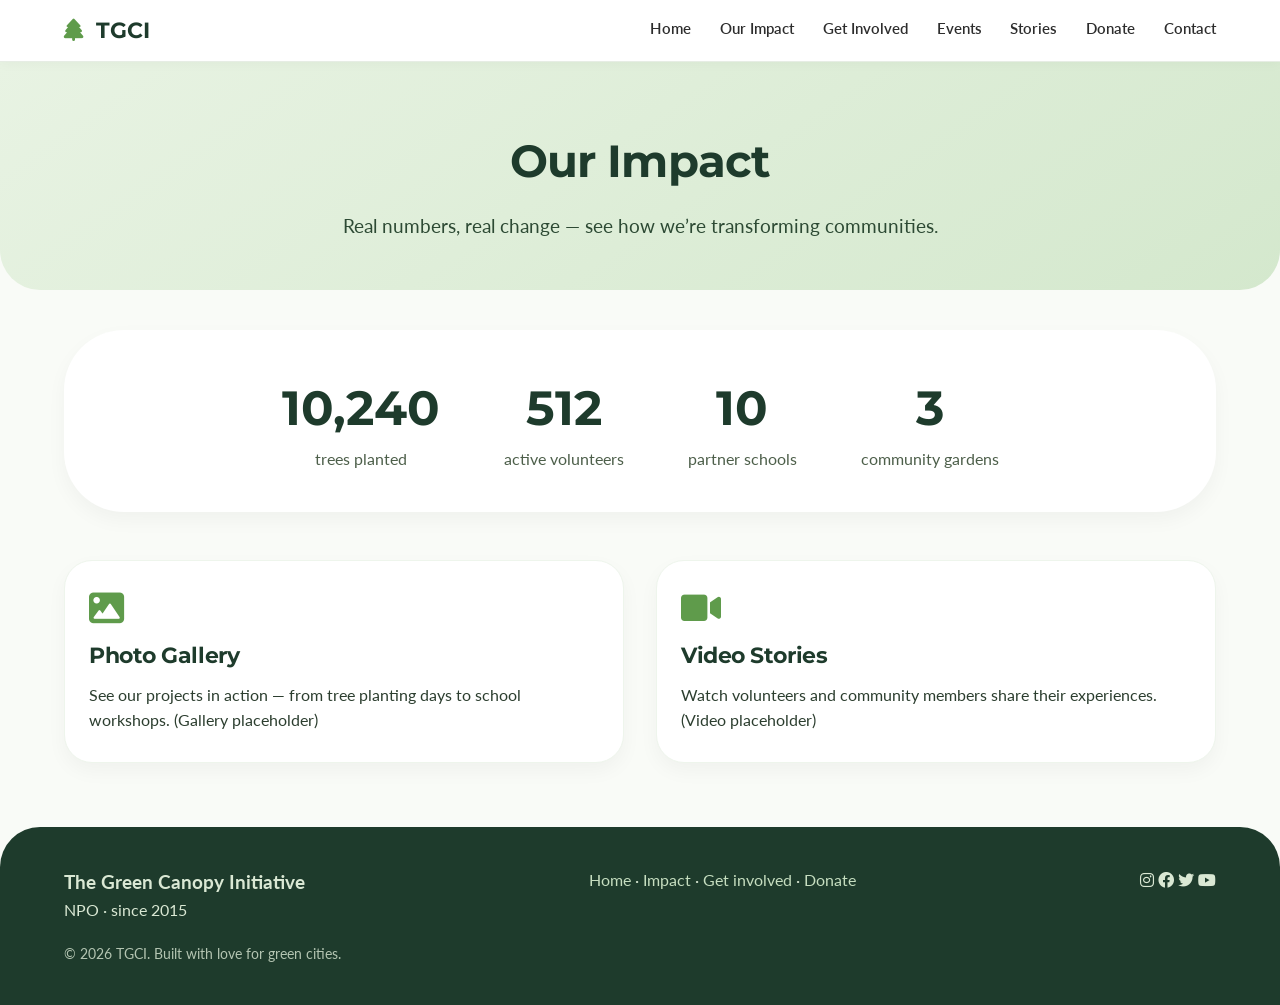
<file: Research/impact.html>
<!-- impact.html -->
<!DOCTYPE html>
<html lang="en">
<head>
  <meta charset="UTF-8" />
  <meta name="viewport" content="width=device-width, initial-scale=1.0" />
  <title>Our Impact | The Green Canopy Initiative</title>
  <link rel="preconnect" href="https://fonts.googleapis.com">
  <link rel="preconnect" href="https://fonts.gstatic.com" crossorigin>
  <link href="https://fonts.googleapis.com/css2?family=Montserrat:wght@600;700&family=Lato:wght@300;400;700&display=swap" rel="stylesheet">
  <link rel="stylesheet" href="https://cdnjs.cloudflare.com/ajax/libs/font-awesome/6.0.0-beta3/css/all.min.css">
  <style>
    * { margin:0; padding:0; box-sizing:border-box; }
    body { font-family:'Lato',sans-serif; background:#f9fbf7; color:#2c3e2f; line-height:1.6; }
    h1,h2,h3,h4 { font-family:'Montserrat',sans-serif; font-weight:700; letter-spacing:-0.02em; }
    a { text-decoration:none; color:inherit; }
    .container { max-width:1200px; margin:0 auto; padding:0 1.5rem; }
    :root { --forest:#1e3b2c; --leaf:#5f9b4b; --white:#ffffff; --charcoal:#2d2d2d; --light-bg:#f0f5ee; --shadow:0 8px 20px rgba(0,0,0,0.04); }
    .btn-primary, .btn-secondary { display:inline-block; padding:0.85rem 2rem; border-radius:60px; font-weight:700; font-size:1rem; transition:0.2s ease; border:none; cursor:pointer; font-family:'Montserrat',sans-serif; letter-spacing:0.3px; }
    .btn-primary { background:var(--leaf); color:white; box-shadow:0 4px 12px rgba(95,155,75,0.3); }
    .btn-primary:hover { background:#4d8a3b; transform:translateY(-2px); }
    .btn-secondary { background:white; color:var(--forest); border:2px solid var(--leaf); }
    .btn-secondary:hover { background:var(--leaf); color:white; }
    nav { background:var(--white); box-shadow:0 2px 12px rgba(0,0,0,0.03); position:sticky; top:0; z-index:100; border-bottom:1px solid #e6ede4; }
    .nav-inner { display:flex; justify-content:space-between; align-items:center; padding:0.8rem 1.5rem; max-width:1200px; margin:0 auto; flex-wrap:wrap; }
    .logo { font-family:'Montserrat',sans-serif; font-weight:700; font-size:1.4rem; color:var(--forest); }
    .logo i { color:var(--leaf); margin-right:6px; }
    .nav-links { display:flex; gap:1.8rem; flex-wrap:wrap; font-weight:600; font-size:0.95rem; }
    .nav-links a { color:var(--charcoal); transition:0.15s; border-bottom:2px solid transparent; padding-bottom:4px; }
    .nav-links a:hover { color:var(--leaf); border-bottom-color:var(--leaf); }
    .nav-toggle { display:none; font-size:1.6rem; background:none; border:none; color:var(--forest); cursor:pointer; }
    .page-hero { background:linear-gradient(145deg,#e8f3e3,#d4e8cd); padding:4rem 1.5rem 3rem; text-align:center; margin-bottom:2.5rem; border-radius:0 0 40px 40px; }
    .page-hero h1 { font-size:2.8rem; color:var(--forest); }
    .page-hero p { font-size:1.2rem; max-width:720px; margin:0.8rem auto 0; color:#2d4a34; }
    .grid-2 { display:grid; grid-template-columns:repeat(2,1fr); gap:2rem; }
    .card { background:white; border-radius:28px; padding:1.8rem 1.5rem; box-shadow:var(--shadow); transition:0.2s; border:1px solid #eef5ec; }
    .card:hover { transform:translateY(-5px); box-shadow:0 16px 32px rgba(0,0,0,0.06); }
    .card i { font-size:2.2rem; color:var(--leaf); margin-bottom:0.8rem; }
    .card h3 { font-size:1.4rem; margin-bottom:0.5rem; color:var(--forest); }
    .stats-grid { display:flex; flex-wrap:wrap; justify-content:center; gap:2.5rem 4rem; background:white; padding:2.5rem 2rem; border-radius:60px; box-shadow:var(--shadow); margin:2rem 0 3rem; }
    .stat-number { font-size:3rem; font-weight:700; font-family:'Montserrat',sans-serif; color:var(--forest); }
    .stat-label { color:#4d5f4a; font-weight:400; }
    .stat-item { text-align:center; }
    footer { background:var(--forest); color:#dae8d4; padding:2.5rem 1.5rem; margin-top:4rem; border-radius:40px 40px 0 0; }
    footer a { color:#c6dec0; }
    footer a:hover { color:white; }
    @media (max-width:768px) {
      .nav-links { display:none; width:100%; flex-direction:column; gap:0.5rem; padding-top:1rem; border-top:1px solid #e6ede4; }
      .nav-links.open { display:flex; }
      .nav-toggle { display:block; }
      .grid-2 { grid-template-columns:1fr; }
      .page-hero h1 { font-size:2.2rem; }
      .stats-grid { gap:1.5rem; padding:1.8rem 1rem; border-radius:40px; }
      .stat-number { font-size:2.4rem; }
    }
    @media (min-width:769px) { .nav-links { display:flex !important; } .nav-toggle { display:none; } }
    .icon-left { margin-right:0.6rem; }
  </style>
</head>
<body>
<nav>
  <div class="nav-inner">
    <div class="logo"><i class="fas fa-tree"></i> TGCI</div>
    <button class="nav-toggle" id="navToggle" aria-label="Menu"><i class="fas fa-bars"></i></button>
    <div class="nav-links" id="navLinks">
      <a href="index.html">Home</a>
      <a href="impact.html">Our Impact</a>
      <a href="involved.html">Get Involved</a>
      <a href="events.html">Events</a>
      <a href="stories.html">Stories</a>
      <a href="donate.html">Donate</a>
      <a href="contact.html">Contact</a>
    </div>
  </div>
</nav>

<section id="impact">
  <div class="page-hero">
    <div class="container">
      <h1>Our Impact</h1>
      <p>Real numbers, real change — see how we’re transforming communities.</p>
    </div>
  </div>
  <div class="container">
    <div class="stats-grid">
      <div class="stat-item"><div class="stat-number">10,240</div><div class="stat-label">trees planted</div></div>
      <div class="stat-item"><div class="stat-number">512</div><div class="stat-label">active volunteers</div></div>
      <div class="stat-item"><div class="stat-number">10</div><div class="stat-label">partner schools</div></div>
      <div class="stat-item"><div class="stat-number">3</div><div class="stat-label">community gardens</div></div>
    </div>
    <div class="grid-2" style="margin:2.5rem 0;">
      <div class="card"><i class="fas fa-image"></i><h3>Photo Gallery</h3><p>See our projects in action — from tree planting days to school workshops. (Gallery placeholder)</p></div>
      <div class="card"><i class="fas fa-video"></i><h3>Video Stories</h3><p>Watch volunteers and community members share their experiences. (Video placeholder)</p></div>
    </div>
  </div>
</section>

<footer>
  <div class="container" style="display:flex; flex-wrap:wrap; justify-content:space-between; gap:1.5rem;">
    <div><span style="font-weight:700; font-size:1.2rem;">The Green Canopy Initiative</span><br>NPO · since 2015</div>
    <div><a href="index.html">Home</a> · <a href="impact.html">Impact</a> · <a href="involved.html">Get involved</a> · <a href="donate.html">Donate</a></div>
    <div><i class="fab fa-instagram"></i> <i class="fab fa-facebook"></i> <i class="fab fa-twitter"></i> <i class="fab fa-youtube"></i></div>
  </div>
  <div class="container" style="margin-top:1.2rem; font-size:0.9rem; opacity:0.8;">&copy; 2026 TGCI. Built with love for green cities.</div>
</footer>
<script>
  (function(){ const toggle=document.getElementById('navToggle'); const links=document.getElementById('navLinks'); if(toggle&&links){ toggle.addEventListener('click',function(e){ e.stopPropagation(); links.classList.toggle('open'); }); links.querySelectorAll('a').forEach(link=>{ link.addEventListener('click',function(){ links.classList.remove('open'); }); }); } })();
</script>
</body>
</html>
</file>
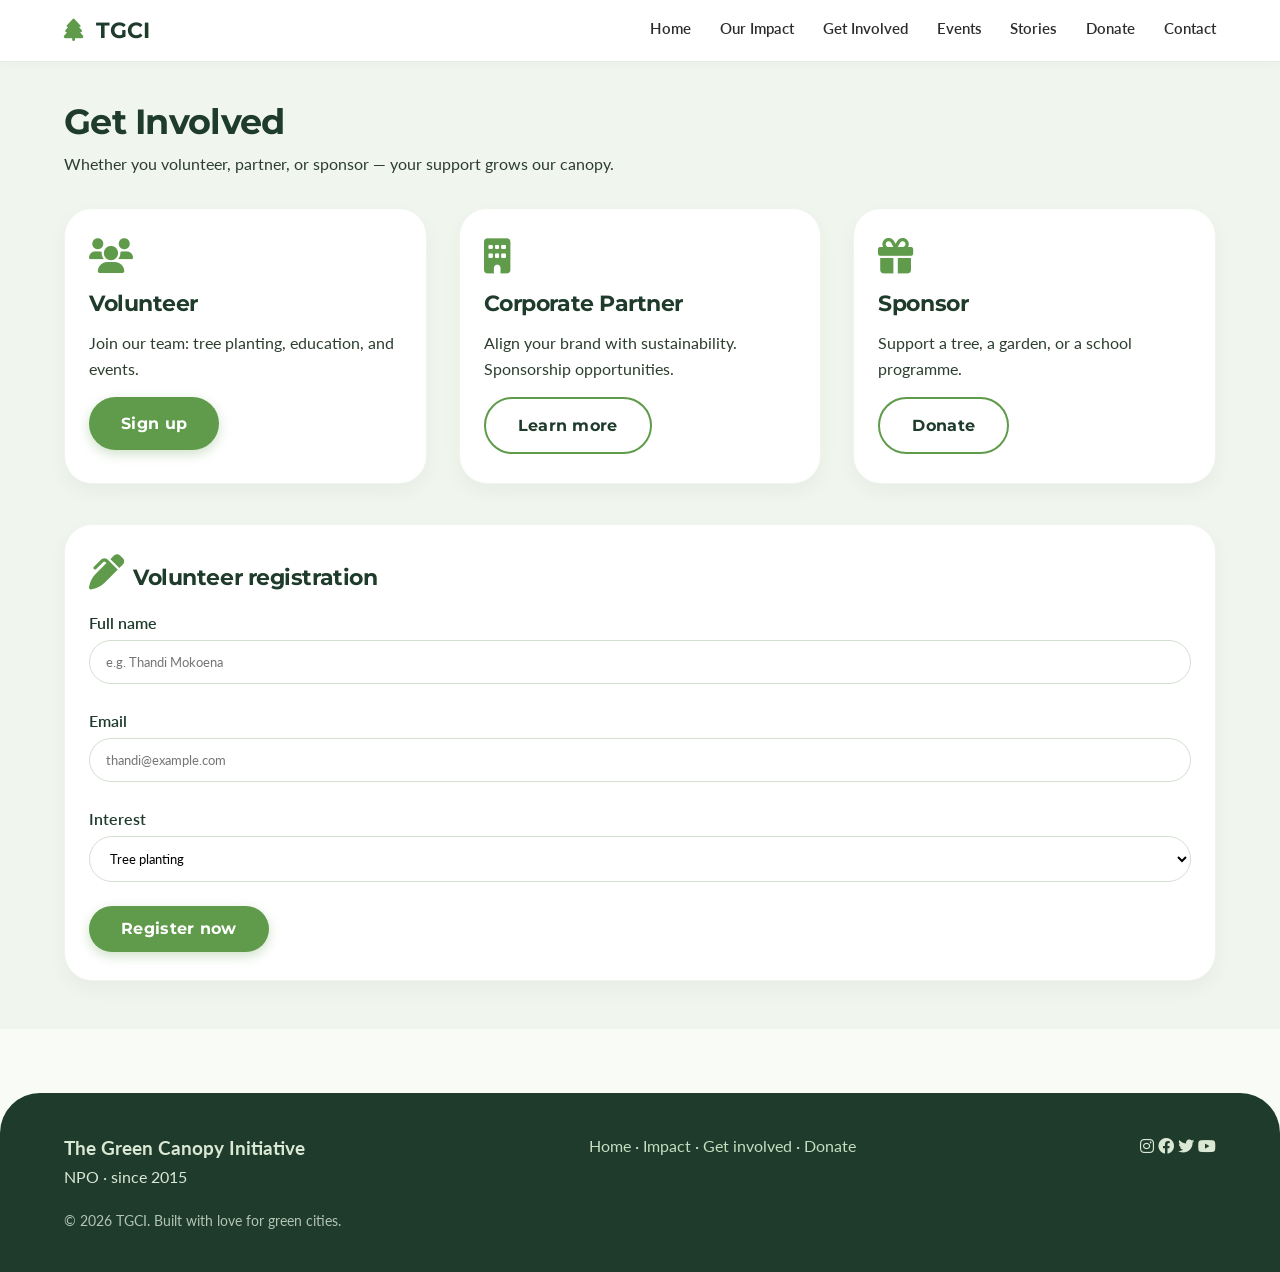
<file: Research/involved.html>
<!-- involved.html -->
<!DOCTYPE html>
<html lang="en">
<head>
  <meta charset="UTF-8" />
  <meta name="viewport" content="width=device-width, initial-scale=1.0" />
  <title>Get Involved | The Green Canopy Initiative</title>
  <link rel="preconnect" href="https://fonts.googleapis.com">
  <link rel="preconnect" href="https://fonts.gstatic.com" crossorigin>
  <link href="https://fonts.googleapis.com/css2?family=Montserrat:wght@600;700&family=Lato:wght@300;400;700&display=swap" rel="stylesheet">
  <link rel="stylesheet" href="https://cdnjs.cloudflare.com/ajax/libs/font-awesome/6.0.0-beta3/css/all.min.css">
  <style>
    * { margin:0; padding:0; box-sizing:border-box; }
    body { font-family:'Lato',sans-serif; background:#f9fbf7; color:#2c3e2f; line-height:1.6; }
    h1,h2,h3,h4 { font-family:'Montserrat',sans-serif; font-weight:700; letter-spacing:-0.02em; }
    a { text-decoration:none; color:inherit; }
    .container { max-width:1200px; margin:0 auto; padding:0 1.5rem; }
    :root { --forest:#1e3b2c; --leaf:#5f9b4b; --white:#ffffff; --charcoal:#2d2d2d; --light-bg:#f0f5ee; --shadow:0 8px 20px rgba(0,0,0,0.04); }
    .btn-primary, .btn-secondary { display:inline-block; padding:0.85rem 2rem; border-radius:60px; font-weight:700; font-size:1rem; transition:0.2s ease; border:none; cursor:pointer; font-family:'Montserrat',sans-serif; letter-spacing:0.3px; }
    .btn-primary { background:var(--leaf); color:white; box-shadow:0 4px 12px rgba(95,155,75,0.3); }
    .btn-primary:hover { background:#4d8a3b; transform:translateY(-2px); }
    .btn-secondary { background:white; color:var(--forest); border:2px solid var(--leaf); }
    .btn-secondary:hover { background:var(--leaf); color:white; }
    nav { background:var(--white); box-shadow:0 2px 12px rgba(0,0,0,0.03); position:sticky; top:0; z-index:100; border-bottom:1px solid #e6ede4; }
    .nav-inner { display:flex; justify-content:space-between; align-items:center; padding:0.8rem 1.5rem; max-width:1200px; margin:0 auto; flex-wrap:wrap; }
    .logo { font-family:'Montserrat',sans-serif; font-weight:700; font-size:1.4rem; color:var(--forest); }
    .logo i { color:var(--leaf); margin-right:6px; }
    .nav-links { display:flex; gap:1.8rem; flex-wrap:wrap; font-weight:600; font-size:0.95rem; }
    .nav-links a { color:var(--charcoal); transition:0.15s; border-bottom:2px solid transparent; padding-bottom:4px; }
    .nav-links a:hover { color:var(--leaf); border-bottom-color:var(--leaf); }
    .nav-toggle { display:none; font-size:1.6rem; background:none; border:none; color:var(--forest); cursor:pointer; }
    .page-hero { background:linear-gradient(145deg,#e8f3e3,#d4e8cd); padding:3rem 1.5rem 2.5rem; text-align:center; margin-bottom:2.5rem; border-radius:0 0 40px 40px; }
    .page-hero h1 { font-size:2.8rem; color:var(--forest); }
    .grid-3 { display:grid; grid-template-columns:repeat(3,1fr); gap:2rem; }
    .card { background:white; border-radius:28px; padding:1.8rem 1.5rem; box-shadow:var(--shadow); transition:0.2s; border:1px solid #eef5ec; }
    .card:hover { transform:translateY(-5px); box-shadow:0 16px 32px rgba(0,0,0,0.06); }
    .card i { font-size:2.2rem; color:var(--leaf); margin-bottom:0.8rem; }
    .card h3 { font-size:1.4rem; margin-bottom:0.5rem; color:var(--forest); }
    .form-group { margin-bottom:1.5rem; }
    .form-group label { display:block; font-weight:600; margin-bottom:0.3rem; color:var(--forest); }
    .form-group input, .form-group textarea, .form-group select { width:100%; padding:0.8rem 1rem; border:1px solid #d4e0d0; border-radius:40px; font-family:'Lato',sans-serif; background:white; transition:0.15s; }
    .form-group input:focus, .form-group textarea:focus { outline:none; border-color:var(--leaf); box-shadow:0 0 0 3px rgba(95,155,75,0.15); }
    footer { background:var(--forest); color:#dae8d4; padding:2.5rem 1.5rem; margin-top:4rem; border-radius:40px 40px 0 0; }
    footer a { color:#c6dec0; }
    footer a:hover { color:white; }
    @media (max-width:768px) {
      .nav-links { display:none; width:100%; flex-direction:column; gap:0.5rem; padding-top:1rem; border-top:1px solid #e6ede4; }
      .nav-links.open { display:flex; }
      .nav-toggle { display:block; }
      .grid-3 { grid-template-columns:1fr; }
      .page-hero h1 { font-size:2.2rem; }
    }
    @media (min-width:769px) { .nav-links { display:flex !important; } .nav-toggle { display:none; } }
    .icon-left { margin-right:0.6rem; }
  </style>
</head>
<body>
<nav>
  <div class="nav-inner">
    <div class="logo"><i class="fas fa-tree"></i> TGCI</div>
    <button class="nav-toggle" id="navToggle" aria-label="Menu"><i class="fas fa-bars"></i></button>
    <div class="nav-links" id="navLinks">
      <a href="index.html">Home</a>
      <a href="impact.html">Our Impact</a>
      <a href="involved.html">Get Involved</a>
      <a href="events.html">Events</a>
      <a href="stories.html">Stories</a>
      <a href="donate.html">Donate</a>
      <a href="contact.html">Contact</a>
    </div>
  </div>
</nav>

<section id="involved" style="background:var(--light-bg); padding:2rem 0 3rem;">
  <div class="container">
    <h2 style="font-size:2.2rem; color:var(--forest);">Get Involved</h2>
    <p style="margin-bottom:2rem;">Whether you volunteer, partner, or sponsor — your support grows our canopy.</p>
    <div class="grid-3">
      <div class="card"><i class="fas fa-users"></i><h3>Volunteer</h3><p>Join our team: tree planting, education, and events.</p><a href="contact.html" class="btn-primary" style="margin-top:1rem; display:inline-block;">Sign up</a></div>
      <div class="card"><i class="fas fa-building"></i><h3>Corporate Partner</h3><p>Align your brand with sustainability. Sponsorship opportunities.</p><a href="contact.html" class="btn-secondary" style="margin-top:1rem; display:inline-block;">Learn more</a></div>
      <div class="card"><i class="fas fa-gift"></i><h3>Sponsor</h3><p>Support a tree, a garden, or a school programme.</p><a href="donate.html" class="btn-secondary" style="margin-top:1rem; display:inline-block;">Donate</a></div>
    </div>
    <div class="card" style="margin-top:2.5rem;">
      <h3><i class="fas fa-pen-alt icon-left"></i>Volunteer registration</h3>
      <form>
        <div class="form-group"><label>Full name</label><input type="text" placeholder="e.g. Thandi Mokoena"></div>
        <div class="form-group"><label>Email</label><input type="email" placeholder="thandi@example.com"></div>
        <div class="form-group"><label>Interest</label><select><option>Tree planting</option><option>Education</option><option>Events</option></select></div>
        <button type="submit" class="btn-primary">Register now</button>
      </form>
    </div>
  </div>
</section>

<footer>
  <div class="container" style="display:flex; flex-wrap:wrap; justify-content:space-between; gap:1.5rem;">
    <div><span style="font-weight:700; font-size:1.2rem;">The Green Canopy Initiative</span><br>NPO · since 2015</div>
    <div><a href="index.html">Home</a> · <a href="impact.html">Impact</a> · <a href="involved.html">Get involved</a> · <a href="donate.html">Donate</a></div>
    <div><i class="fab fa-instagram"></i> <i class="fab fa-facebook"></i> <i class="fab fa-twitter"></i> <i class="fab fa-youtube"></i></div>
  </div>
  <div class="container" style="margin-top:1.2rem; font-size:0.9rem; opacity:0.8;">&copy; 2026 TGCI. Built with love for green cities.</div>
</footer>
<script>
  (function(){ const toggle=document.getElementById('navToggle'); const links=document.getElementById('navLinks'); if(toggle&&links){ toggle.addEventListener('click',function(e){ e.stopPropagation(); links.classList.toggle('open'); }); links.querySelectorAll('a').forEach(link=>{ link.addEventListener('click',function(){ links.classList.remove('open'); }); }); } })();
</script>
</body>
</html>
</file>
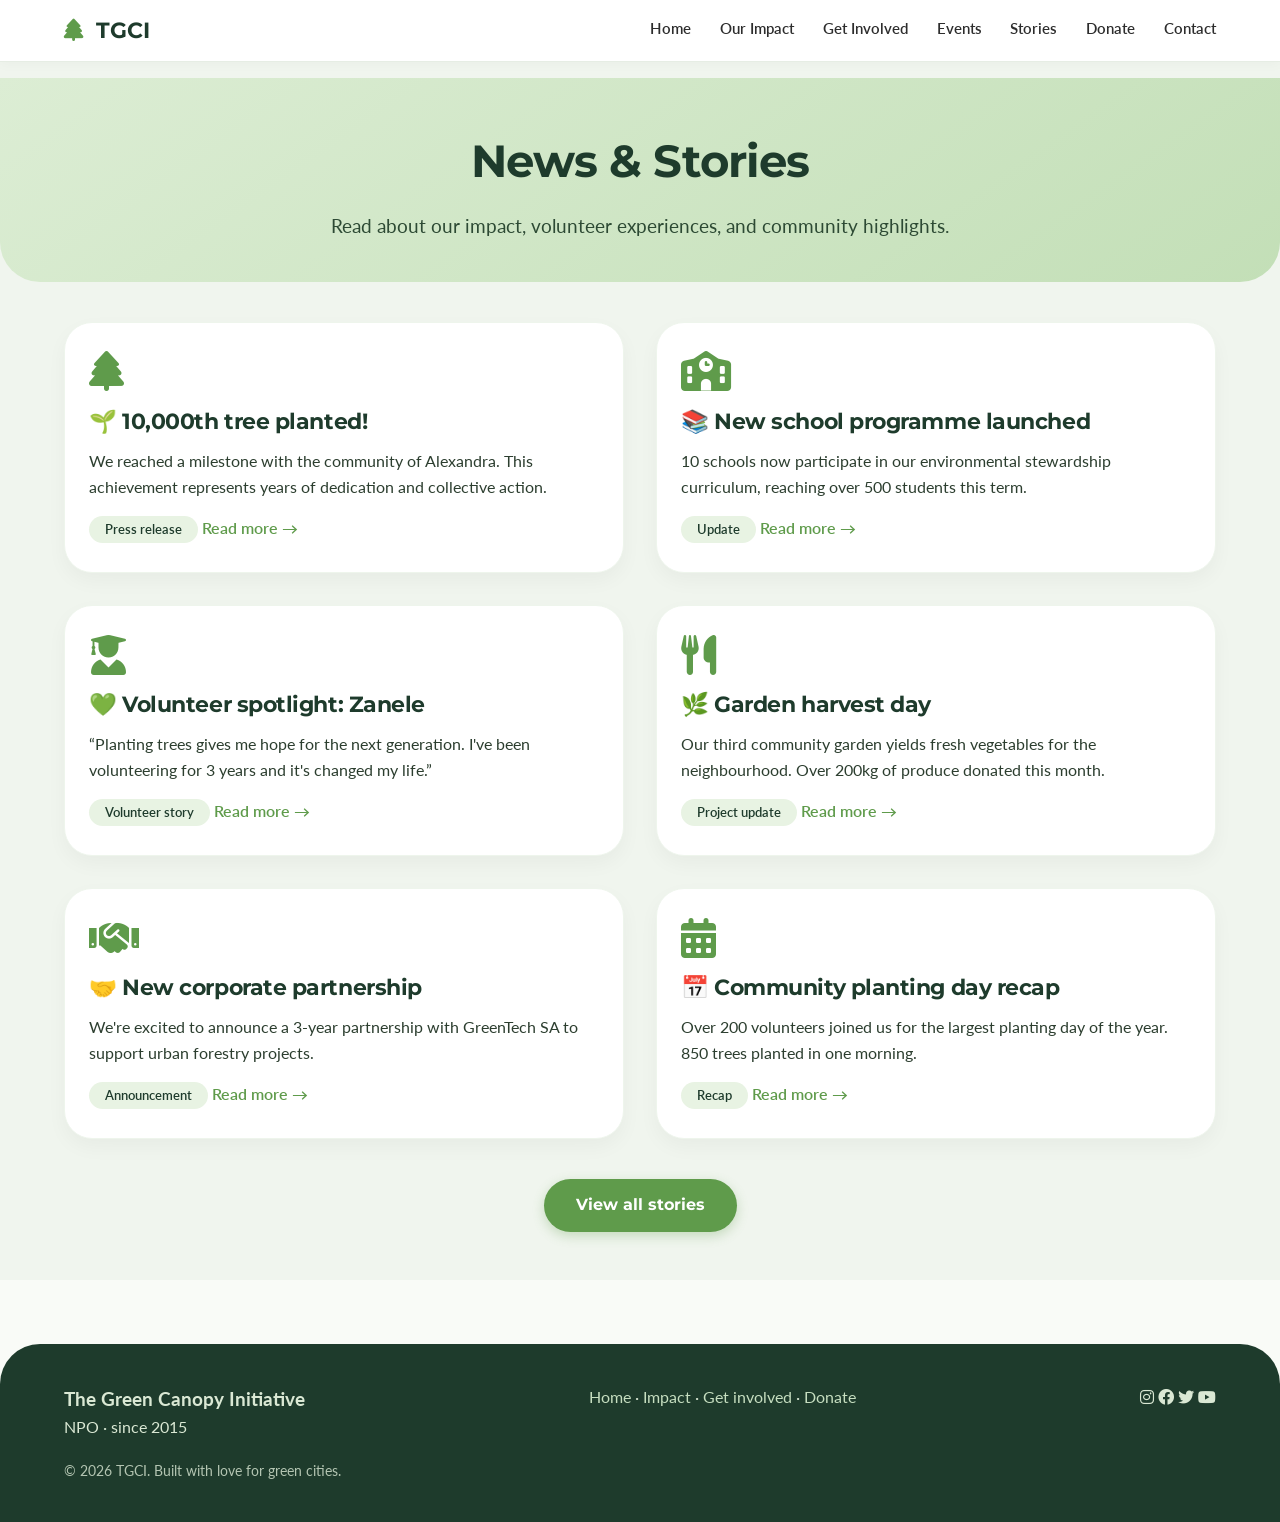
<file: Research/stories.html>
<!-- stories.html -->
<!DOCTYPE html>
<html lang="en">
<head>
  <meta charset="UTF-8" />
  <meta name="viewport" content="width=device-width, initial-scale=1.0" />
  <title>Stories | The Green Canopy Initiative</title>
  <link rel="preconnect" href="https://fonts.googleapis.com">
  <link rel="preconnect" href="https://fonts.gstatic.com" crossorigin>
  <link href="https://fonts.googleapis.com/css2?family=Montserrat:wght@600;700&family=Lato:wght@300;400;700&display=swap" rel="stylesheet">
  <link rel="stylesheet" href="https://cdnjs.cloudflare.com/ajax/libs/font-awesome/6.0.0-beta3/css/all.min.css">
  <style>
    * { margin:0; padding:0; box-sizing:border-box; }
    body { font-family:'Lato',sans-serif; background:#f9fbf7; color:#2c3e2f; line-height:1.6; }
    h1,h2,h3,h4 { font-family:'Montserrat',sans-serif; font-weight:700; letter-spacing:-0.02em; }
    a { text-decoration:none; color:inherit; }
    .container { max-width:1200px; margin:0 auto; padding:0 1.5rem; }
    :root { --forest:#1e3b2c; --leaf:#5f9b4b; --white:#ffffff; --charcoal:#2d2d2d; --light-bg:#f0f5ee; --shadow:0 8px 20px rgba(0,0,0,0.04); }
    .btn-primary { display:inline-block; padding:0.85rem 2rem; border-radius:60px; font-weight:700; font-size:1rem; transition:0.2s ease; border:none; cursor:pointer; font-family:'Montserrat',sans-serif; background:var(--leaf); color:white; box-shadow:0 4px 12px rgba(95,155,75,0.3); }
    .btn-primary:hover { background:#4d8a3b; transform:translateY(-2px); }
    nav { background:var(--white); box-shadow:0 2px 12px rgba(0,0,0,0.03); position:sticky; top:0; z-index:100; border-bottom:1px solid #e6ede4; }
    .nav-inner { display:flex; justify-content:space-between; align-items:center; padding:0.8rem 1.5rem; max-width:1200px; margin:0 auto; flex-wrap:wrap; }
    .logo { font-family:'Montserrat',sans-serif; font-weight:700; font-size:1.4rem; color:var(--forest); }
    .logo i { color:var(--leaf); margin-right:6px; }
    .nav-links { display:flex; gap:1.8rem; flex-wrap:wrap; font-weight:600; font-size:0.95rem; }
    .nav-links a { color:var(--charcoal); transition:0.15s; border-bottom:2px solid transparent; padding-bottom:4px; }
    .nav-links a:hover { color:var(--leaf); border-bottom-color:var(--leaf); }
    .nav-toggle { display:none; font-size:1.6rem; background:none; border:none; color:var(--forest); cursor:pointer; }
    .page-hero { background:linear-gradient(145deg,#e8f3e3,#d4e8cd); padding:3rem 1.5rem 2.5rem; text-align:center; margin-bottom:2.5rem; border-radius:0 0 40px 40px; }
    .page-hero h1 { font-size:2.8rem; color:var(--forest); }
    .page-hero p { font-size:1.2rem; max-width:720px; margin:0.8rem auto 0; color:#2d4a34; }
    .grid-2 { display:grid; grid-template-columns:repeat(2,1fr); gap:2rem; }
    .card { background:white; border-radius:28px; padding:1.8rem 1.5rem; box-shadow:var(--shadow); transition:0.2s; border:1px solid #eef5ec; }
    .card:hover { transform:translateY(-5px); box-shadow:0 16px 32px rgba(0,0,0,0.06); }
    .card i { font-size:2.2rem; color:var(--leaf); margin-bottom:0.8rem; }
    .card h3 { font-size:1.4rem; margin-bottom:0.5rem; color:var(--forest); }
    .tag { background:#e8f3e3; padding:0.2rem 1rem; border-radius:60px; font-size:0.8rem; color:var(--forest); font-weight:600; display:inline-block; }
    footer { background:var(--forest); color:#dae8d4; padding:2.5rem 1.5rem; margin-top:4rem; border-radius:40px 40px 0 0; }
    footer a { color:#c6dec0; }
    footer a:hover { color:white; }
    .icon-left { margin-right:0.6rem; }
    @media (max-width:768px) {
      .nav-links { display:none; width:100%; flex-direction:column; gap:0.5rem; padding-top:1rem; border-top:1px solid #e6ede4; }
      .nav-links.open { display:flex; }
      .nav-toggle { display:block; }
      .grid-2 { grid-template-columns:1fr; }
      .page-hero h1 { font-size:2.2rem; }
    }
    @media (min-width:769px) { .nav-links { display:flex !important; } .nav-toggle { display:none; } }
  </style>
</head>
<body>
<nav>
  <div class="nav-inner">
    <div class="logo"><i class="fas fa-tree"></i> TGCI</div>
    <button class="nav-toggle" id="navToggle" aria-label="Menu"><i class="fas fa-bars"></i></button>
    <div class="nav-links" id="navLinks">
      <a href="index.html">Home</a>
      <a href="impact.html">Our Impact</a>
      <a href="involved.html">Get Involved</a>
      <a href="events.html">Events</a>
      <a href="stories.html">Stories</a>
      <a href="donate.html">Donate</a>
      <a href="contact.html">Contact</a>
    </div>
  </div>
</nav>

<section id="stories" style="background:var(--light-bg); padding:1rem 0 3rem;">
  <div class="page-hero" style="background:linear-gradient(145deg,#dcedd4,#c3dfb7);">
    <div class="container">
      <h1>News & Stories</h1>
      <p>Read about our impact, volunteer experiences, and community highlights.</p>
    </div>
  </div>
  <div class="container">
    <div class="grid-2">
      <div class="card">
        <i class="fas fa-tree" style="font-size:2.5rem;"></i>
        <h3>🌱 10,000th tree planted!</h3>
        <p>We reached a milestone with the community of Alexandra. This achievement represents years of dedication and collective action.</p>
        <span class="tag">Press release</span>
        <a href="#" style="display:inline-block; margin-top:1rem; color:var(--leaf); font-weight:600;">Read more →</a>
      </div>
      <div class="card">
        <i class="fas fa-school" style="font-size:2.5rem;"></i>
        <h3>📚 New school programme launched</h3>
        <p>10 schools now participate in our environmental stewardship curriculum, reaching over 500 students this term.</p>
        <span class="tag">Update</span>
        <a href="#" style="display:inline-block; margin-top:1rem; color:var(--leaf); font-weight:600;">Read more →</a>
      </div>
      <div class="card">
        <i class="fas fa-user-graduate" style="font-size:2.5rem;"></i>
        <h3>💚 Volunteer spotlight: Zanele</h3>
        <p>“Planting trees gives me hope for the next generation. I've been volunteering for 3 years and it's changed my life.”</p>
        <span class="tag">Volunteer story</span>
        <a href="#" style="display:inline-block; margin-top:1rem; color:var(--leaf); font-weight:600;">Read more →</a>
      </div>
      <div class="card">
        <i class="fas fa-utensils" style="font-size:2.5rem;"></i>
        <h3>🌿 Garden harvest day</h3>
        <p>Our third community garden yields fresh vegetables for the neighbourhood. Over 200kg of produce donated this month.</p>
        <span class="tag">Project update</span>
        <a href="#" style="display:inline-block; margin-top:1rem; color:var(--leaf); font-weight:600;">Read more →</a>
      </div>
      <div class="card">
        <i class="fas fa-handshake" style="font-size:2.5rem;"></i>
        <h3>🤝 New corporate partnership</h3>
        <p>We're excited to announce a 3-year partnership with GreenTech SA to support urban forestry projects.</p>
        <span class="tag">Announcement</span>
        <a href="#" style="display:inline-block; margin-top:1rem; color:var(--leaf); font-weight:600;">Read more →</a>
      </div>
      <div class="card">
        <i class="fas fa-calendar-alt" style="font-size:2.5rem;"></i>
        <h3>📅 Community planting day recap</h3>
        <p>Over 200 volunteers joined us for the largest planting day of the year. 850 trees planted in one morning.</p>
        <span class="tag">Recap</span>
        <a href="#" style="display:inline-block; margin-top:1rem; color:var(--leaf); font-weight:600;">Read more →</a>
      </div>
    </div>
    <div style="text-align:center; margin-top:2.5rem;">
      <a href="#" class="btn-primary">View all stories</a>
    </div>
  </div>
</section>

<footer>
  <div class="container" style="display:flex; flex-wrap:wrap; justify-content:space-between; gap:1.5rem;">
    <div><span style="font-weight:700; font-size:1.2rem;">The Green Canopy Initiative</span><br>NPO · since 2015</div>
    <div><a href="index.html">Home</a> · <a href="impact.html">Impact</a> · <a href="involved.html">Get involved</a> · <a href="donate.html">Donate</a></div>
    <div><i class="fab fa-instagram"></i> <i class="fab fa-facebook"></i> <i class="fab fa-twitter"></i> <i class="fab fa-youtube"></i></div>
  </div>
  <div class="container" style="margin-top:1.2rem; font-size:0.9rem; opacity:0.8;">&copy; 2026 TGCI. Built with love for green cities.</div>
</footer>
<script>
  (function(){ const toggle=document.getElementById('navToggle'); const links=document.getElementById('navLinks'); if(toggle&&links){ toggle.addEventListener('click',function(e){ e.stopPropagation(); links.classList.toggle('open'); }); links.querySelectorAll('a').forEach(link=>{ link.addEventListener('click',function(){ links.classList.remove('open'); }); }); } })();
</script>
</body>
</html>
</file>
